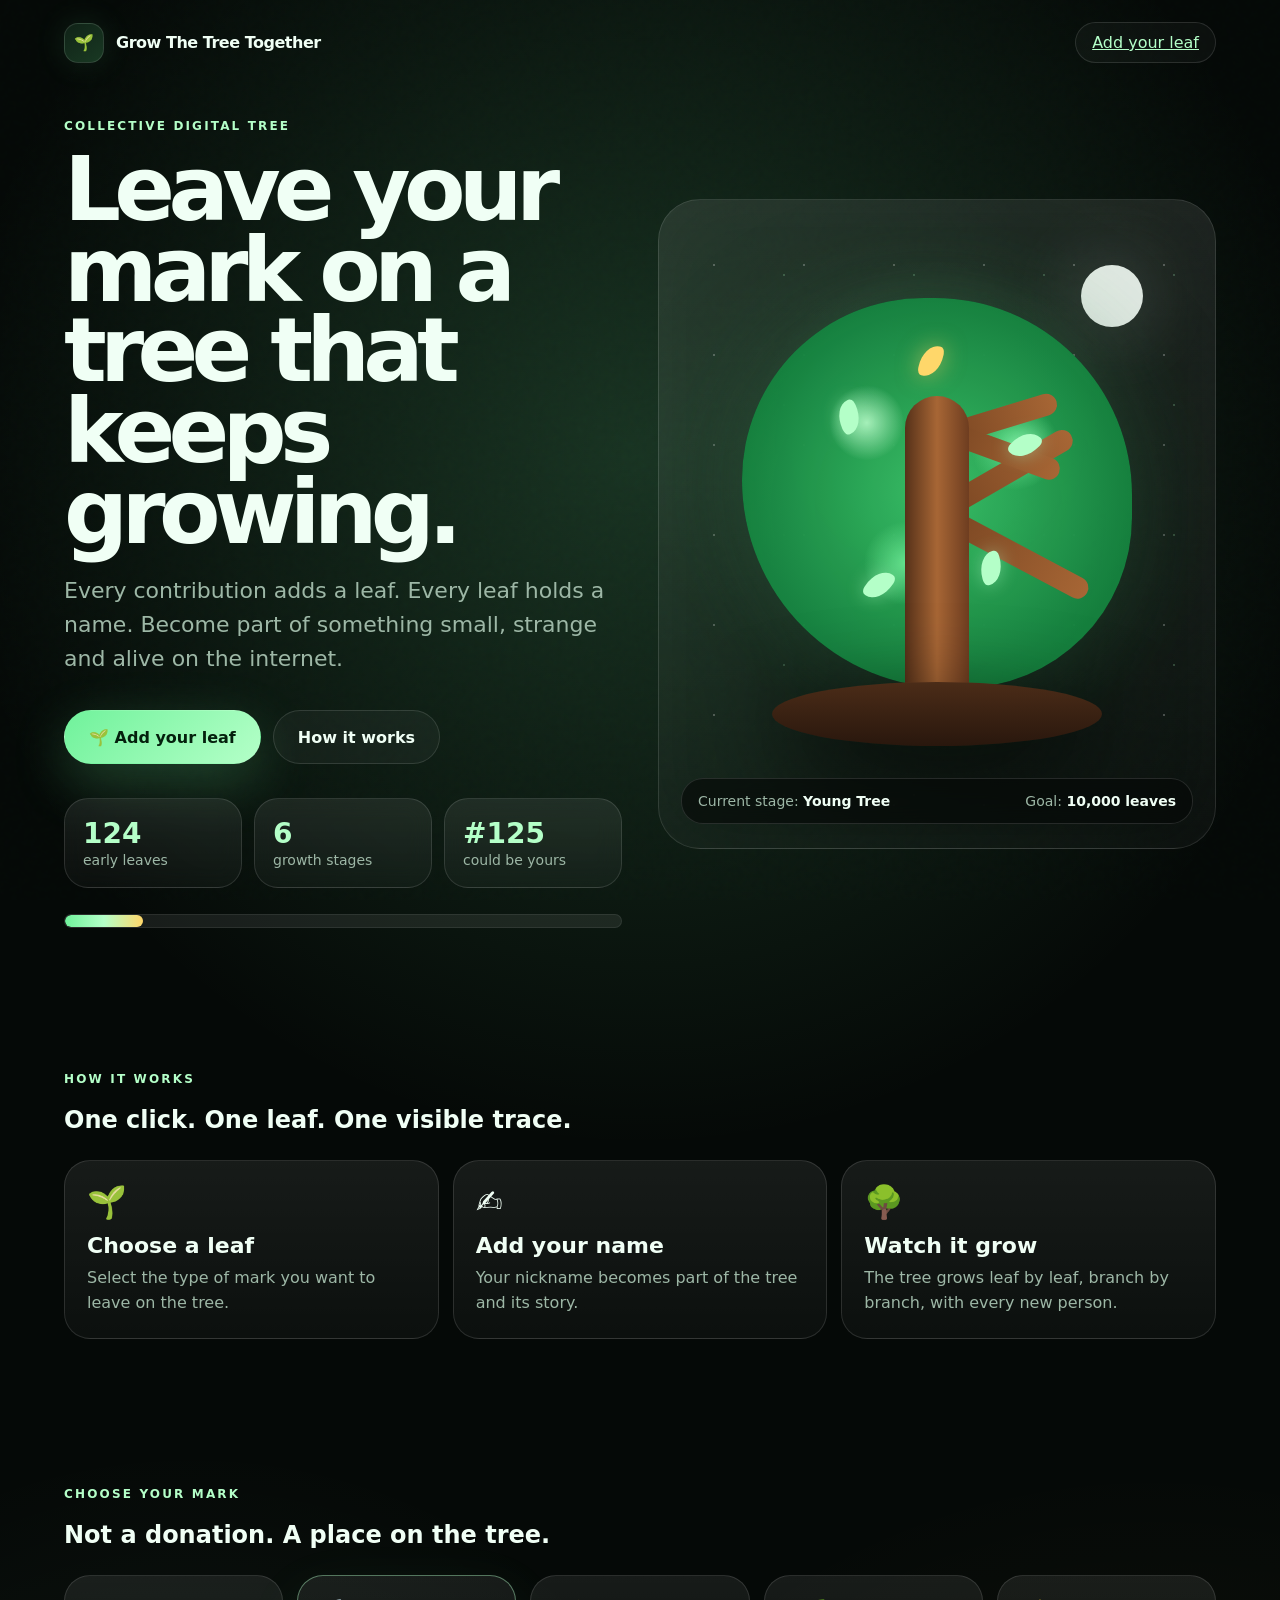
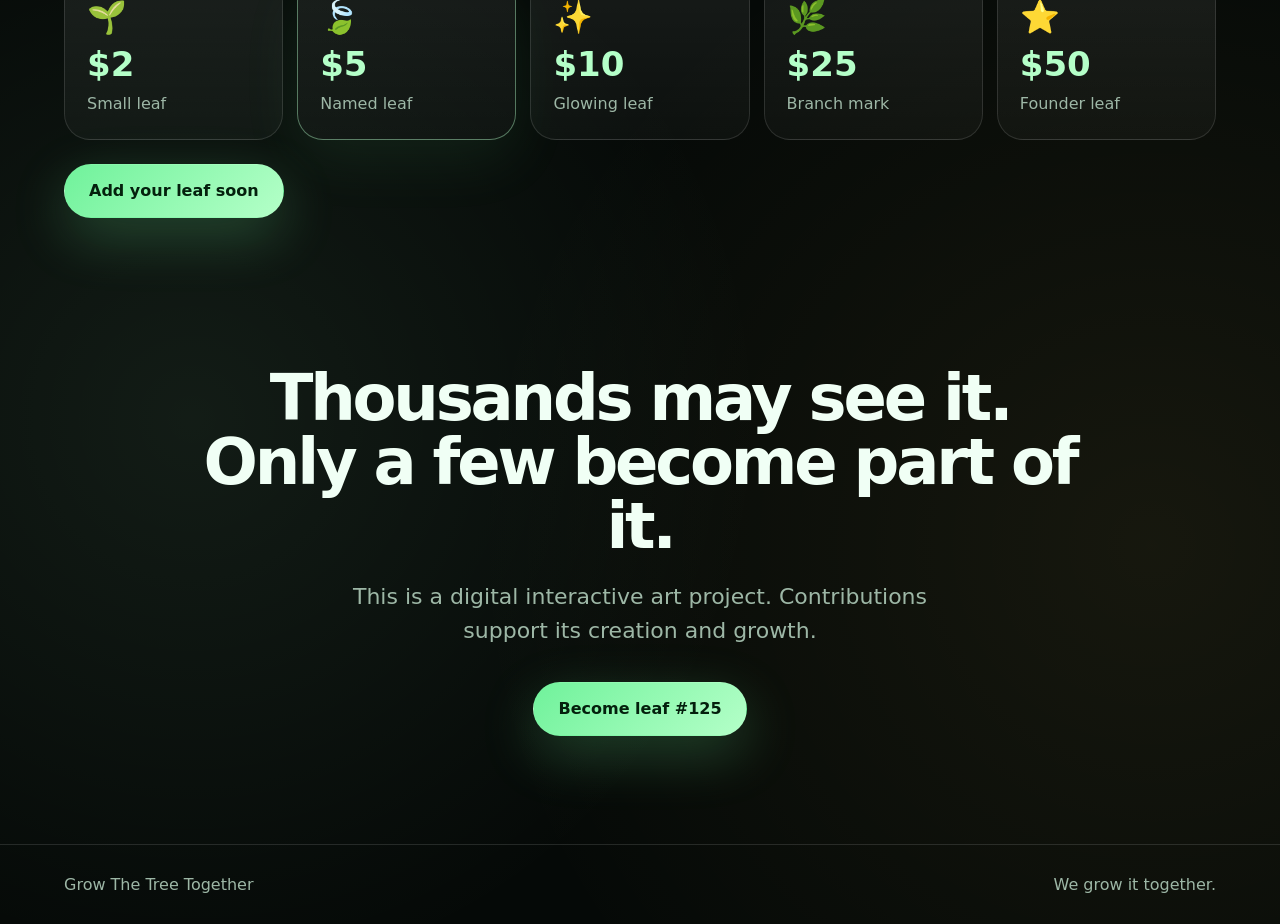
<file: index-2.html>
<!doctype html>
<html lang="en">
<head>
  <meta charset="utf-8">
  <meta name="viewport" content="width=device-width,initial-scale=1">
  <title>Grow The Tree Together</title>
  <meta name="description" content="Leave your mark. Become part of something that keeps growing.">
  <style>
    :root{
      --bg:#050907;
      --panel:#0b1410;
      --panel2:#101f17;
      --text:#f0fff5;
      --muted:#9db7a6;
      --green:#70f29b;
      --green2:#b4ffc8;
      --gold:#ffd76a;
      --line:rgba(255,255,255,.12);
    }
    *{box-sizing:border-box}
    body{
      margin:0;
      font-family:Inter,ui-sans-serif,system-ui,-apple-system,BlinkMacSystemFont,"Segoe UI",Arial,sans-serif;
      background:
        radial-gradient(circle at 50% 18%, rgba(112,242,155,.18), transparent 32%),
        radial-gradient(circle at 15% 80%, rgba(180,255,200,.08), transparent 25%),
        radial-gradient(circle at 90% 85%, rgba(255,215,106,.07), transparent 28%),
        var(--bg);
      color:var(--text);
      overflow-x:hidden;
    }
    .grain{
      position:fixed;inset:0;pointer-events:none;opacity:.22;
      background-image:url("data:image/svg+xml,%3Csvg viewBox='0 0 200 200' xmlns='http://www.w3.org/2000/svg'%3E%3Cfilter id='n'%3E%3CfeTurbulence type='fractalNoise' baseFrequency='.7' numOctaves='3' stitchTiles='stitch'/%3E%3C/filter%3E%3Crect width='200' height='200' filter='url(%23n)' opacity='.35'/%3E%3C/svg%3E");
      mix-blend-mode:soft-light;
    }
    header{
      display:flex;justify-content:space-between;align-items:center;
      padding:22px clamp(18px,5vw,70px);
      position:relative;z-index:2;
    }
    .logo{display:flex;gap:12px;align-items:center;font-weight:850;letter-spacing:-.03em}
    .logo-mark{
      width:40px;height:40px;border-radius:14px;
      background:linear-gradient(145deg,#102217,#193923);
      border:1px solid var(--line);
      display:grid;place-items:center;
      box-shadow:0 0 32px rgba(112,242,155,.12);
    }
    .pill{
      border:1px solid var(--line);
      color:var(--green2);
      padding:10px 16px;border-radius:999px;
      background:rgba(255,255,255,.03);
    }
    main{position:relative;z-index:1}
    .hero{
      min-height:calc(100vh - 86px);
      display:grid;
      grid-template-columns:1fr 1fr;
      gap:36px;
      align-items:center;
      padding:34px clamp(18px,5vw,70px) 70px;
    }
    .eyebrow{
      color:var(--green2);
      text-transform:uppercase;
      letter-spacing:.18em;
      font-weight:900;
      font-size:12px;
    }
    h1{
      max-width:720px;
      font-size:clamp(46px,7vw,92px);
      line-height:.9;
      letter-spacing:-.075em;
      margin:16px 0 22px;
    }
    .lead{
      max-width:600px;
      color:var(--muted);
      font-size:clamp(18px,2vw,22px);
      line-height:1.55;
    }
    .actions{display:flex;gap:12px;flex-wrap:wrap;margin:34px 0}
    .btn{
      min-height:54px;
      padding:0 24px;
      border-radius:999px;
      border:1px solid transparent;
      display:inline-flex;align-items:center;justify-content:center;
      font-weight:900;
      text-decoration:none;
      cursor:pointer;
    }
    .btn-primary{
      background:linear-gradient(135deg,var(--green),var(--green2));
      color:#04200d;
      box-shadow:0 18px 55px rgba(112,242,155,.24);
    }
    .btn-secondary{
      color:var(--text);
      border-color:var(--line);
      background:rgba(255,255,255,.04);
    }
    .stats{
      display:grid;grid-template-columns:repeat(3,1fr);
      gap:12px;
      max-width:620px;
      margin-top:28px;
    }
    .stat,.panel{
      background:linear-gradient(180deg,rgba(255,255,255,.08),rgba(255,255,255,.03));
      border:1px solid var(--line);
      border-radius:24px;
      padding:18px;
      backdrop-filter:blur(12px);
    }
    .stat strong{display:block;font-size:28px;color:var(--green2)}
    .stat span{color:var(--muted);font-size:14px}
    .tree-card{
      min-height:650px;
      border:1px solid var(--line);
      border-radius:42px;
      background:
        radial-gradient(circle at 50% 38%, rgba(112,242,155,.20), transparent 38%),
        linear-gradient(180deg,rgba(255,255,255,.08),rgba(255,255,255,.025));
      position:relative;
      overflow:hidden;
      display:grid;
      place-items:center;
      box-shadow:inset 0 0 80px rgba(255,255,255,.03);
    }
    .stars,.stars:before,.stars:after{
      position:absolute;inset:0;content:"";
      background-image:
        radial-gradient(circle, rgba(255,255,255,.55) 1px, transparent 1.5px),
        radial-gradient(circle, rgba(180,255,200,.45) 1px, transparent 1.5px);
      background-size:90px 90px, 130px 130px;
      background-position:10px 20px, 60px 10px;
      opacity:.35;
    }
    .moon{
      position:absolute;right:13%;top:10%;
      width:62px;height:62px;border-radius:50%;
      background:rgba(246,255,248,.9);
      box-shadow:0 0 80px rgba(246,255,248,.28);
    }
    .tree{
      width:min(430px,88vw);
      height:560px;
      position:relative;
      filter:drop-shadow(0 20px 60px rgba(0,0,0,.35));
    }
    .soil{
      position:absolute;left:50%;bottom:58px;transform:translateX(-50%);
      width:330px;height:64px;border-radius:50%;
      background:linear-gradient(180deg,#4b2c18,#29170d);
      box-shadow:0 28px 90px rgba(0,0,0,.6);
    }
    .trunk{
      position:absolute;left:50%;bottom:98px;transform:translateX(-50%);
      width:64px;height:310px;border-radius:40px 40px 18px 18px;
      background:linear-gradient(90deg,#563119,#a76635 50%,#6e3d20);
    }
    .branch{
      position:absolute;bottom:280px;left:50%;
      width:170px;height:22px;border-radius:999px;
      background:linear-gradient(90deg,#774421,#a76635);
      transform-origin:left center;
    }
    .b1{transform:rotate(-30deg);width:155px}
    .b2{transform:rotate(28deg);width:170px}
    .b3{bottom:355px;transform:rotate(-17deg);width:125px}
    .b4{bottom:365px;transform:rotate(20deg);width:130px}
    .crown{
      position:absolute;left:50%;top:54px;transform:translateX(-50%);
      width:390px;height:390px;border-radius:48% 52% 45% 55%;
      background:
        radial-gradient(circle at 32% 32%, rgba(180,255,200,.95), transparent 10%),
        radial-gradient(circle at 70% 38%, rgba(112,242,155,.92), transparent 12%),
        radial-gradient(circle at 42% 68%, rgba(112,242,155,.9), transparent 12%),
        radial-gradient(circle at 50% 50%, #3bc66a, #178541 72%);
      opacity:.95;
      box-shadow:0 0 100px rgba(112,242,155,.18);
      animation:float 5s ease-in-out infinite;
    }
    @keyframes float{0%,100%{transform:translateX(-50%) translateY(0)}50%{transform:translateX(-50%) translateY(-8px)}}
    .leaf{
      position:absolute;
      width:22px;height:32px;
      border-radius:75% 20% 75% 20%;
      background:var(--green2);
      box-shadow:0 0 18px rgba(180,255,200,.45);
      z-index:3;
    }
    .leaf.gold{background:var(--gold);box-shadow:0 0 22px rgba(255,215,106,.55)}
    .leaf.one{left:27%;top:28%;transform:rotate(-25deg)}
    .leaf.two{right:27%;top:33%;transform:rotate(45deg)}
    .leaf.three{left:46%;top:18%;transform:rotate(12deg)}
    .leaf.four{right:35%;top:55%;transform:rotate(-15deg)}
    .leaf.five{left:34%;top:58%;transform:rotate(34deg)}
    .badge{
      position:absolute;left:50%;bottom:24px;transform:translateX(-50%);
      width:calc(100% - 44px);
      display:flex;justify-content:space-between;align-items:center;gap:12px;
      background:rgba(5,9,7,.62);
      border:1px solid var(--line);
      border-radius:22px;
      padding:14px 16px;
      backdrop-filter:blur(14px);
      color:var(--muted);
      font-size:14px;
    }
    .badge strong{color:var(--text)}
    section{
      padding:74px clamp(18px,5vw,70px);
    }
    .section-head{max-width:820px;margin-bottom:26px}
    .grid3{display:grid;grid-template-columns:repeat(3,1fr);gap:14px}
    .grid5{display:grid;grid-template-columns:repeat(5,1fr);gap:14px}
    .card{
      background:linear-gradient(180deg,rgba(255,255,255,.075),rgba(255,255,255,.03));
      border:1px solid var(--line);
      border-radius:26px;
      padding:22px;
    }
    .card h3{margin:12px 0 8px;font-size:22px}
    .card p{color:var(--muted);line-height:1.55;margin:0}
    .icon{font-size:32px}
    .price strong{display:block;font-size:34px;color:var(--green2);margin:8px 0}
    .price.featured{border-color:rgba(180,255,200,.42);box-shadow:0 20px 60px rgba(112,242,155,.08)}
    .progress{
      margin-top:26px;
      max-width:860px;
    }
    .bar{
      height:14px;border-radius:999px;background:rgba(255,255,255,.08);overflow:hidden;
      border:1px solid rgba(255,255,255,.08);
    }
    .fill{
      width:14%;
      height:100%;
      background:linear-gradient(90deg,var(--green),var(--green2),var(--gold));
      border-radius:999px;
    }
    .footer-cta{
      text-align:center;
      max-width:900px;
      margin:0 auto;
    }
    .footer-cta h2{
      font-size:clamp(34px,5vw,64px);
      line-height:1;
      letter-spacing:-.05em;
      margin:0 0 18px;
    }
    footer{
      padding:30px clamp(18px,5vw,70px);
      border-top:1px solid var(--line);
      color:var(--muted);
      display:flex;justify-content:space-between;gap:20px;flex-wrap:wrap;
    }
    @media(max-width:980px){
      .hero{grid-template-columns:1fr}
      .tree-card{min-height:560px}
      .grid5{grid-template-columns:1fr 1fr}
    }
    @media(max-width:720px){
      .stats,.grid3,.grid5{grid-template-columns:1fr}
      header{padding-top:16px}
      .tree{transform:scale(.82)}
      .tree-card{min-height:500px}
      .pill{display:none}
    }
  </style>
</head>
<body>
  <div class="grain"></div>
  <header>
    <div class="logo">
      <div class="logo-mark">🌱</div>
      <span>Grow The Tree Together</span>
    </div>
    <a class="pill" href="#leaf">Add your leaf</a>
  </header>

  <main>
    <section class="hero">
      <div>
        <div class="eyebrow">Collective digital tree</div>
        <h1>Leave your mark on a tree that keeps growing.</h1>
        <p class="lead">
          Every contribution adds a leaf. Every leaf holds a name.
          Become part of something small, strange and alive on the internet.
        </p>
        <div class="actions">
          <a class="btn btn-primary" href="#leaf">🌱 Add your leaf</a>
          <a class="btn btn-secondary" href="#how">How it works</a>
        </div>
        <div class="stats">
          <div class="stat"><strong>124</strong><span>early leaves</span></div>
          <div class="stat"><strong>6</strong><span>growth stages</span></div>
          <div class="stat"><strong>#125</strong><span>could be yours</span></div>
        </div>
        <div class="progress">
          <div class="bar"><div class="fill"></div></div>
        </div>
      </div>

      <div class="tree-card">
        <div class="stars"></div>
        <div class="moon"></div>
        <div class="tree" aria-label="Beautiful digital tree">
          <div class="crown"></div>
          <div class="branch b1"></div>
          <div class="branch b2"></div>
          <div class="branch b3"></div>
          <div class="branch b4"></div>
          <div class="trunk"></div>
          <div class="soil"></div>
          <div class="leaf one"></div>
          <div class="leaf two"></div>
          <div class="leaf three gold"></div>
          <div class="leaf four"></div>
          <div class="leaf five"></div>
        </div>
        <div class="badge">
          <span>Current stage: <strong>Young Tree</strong></span>
          <span>Goal: <strong>10,000 leaves</strong></span>
        </div>
      </div>
    </section>

    <section id="how">
      <div class="section-head">
        <div class="eyebrow">How it works</div>
        <h2>One click. One leaf. One visible trace.</h2>
      </div>
      <div class="grid3">
        <div class="card"><div class="icon">🌱</div><h3>Choose a leaf</h3><p>Select the type of mark you want to leave on the tree.</p></div>
        <div class="card"><div class="icon">✍️</div><h3>Add your name</h3><p>Your nickname becomes part of the tree and its story.</p></div>
        <div class="card"><div class="icon">🌳</div><h3>Watch it grow</h3><p>The tree grows leaf by leaf, branch by branch, with every new person.</p></div>
      </div>
    </section>

    <section id="leaf">
      <div class="section-head">
        <div class="eyebrow">Choose your mark</div>
        <h2>Not a donation. A place on the tree.</h2>
      </div>
      <div class="grid5">
        <div class="card price"><div class="icon">🌱</div><strong>$2</strong><p>Small leaf</p></div>
        <div class="card price featured"><div class="icon">🍃</div><strong>$5</strong><p>Named leaf</p></div>
        <div class="card price"><div class="icon">✨</div><strong>$10</strong><p>Glowing leaf</p></div>
        <div class="card price"><div class="icon">🌿</div><strong>$25</strong><p>Branch mark</p></div>
        <div class="card price"><div class="icon">⭐</div><strong>$50</strong><p>Founder leaf</p></div>
      </div>
      <div style="margin-top:24px">
        <a class="btn btn-primary" href="mailto:hello@growthetreetogether.com?subject=I want to add my leaf">Add your leaf soon</a>
      </div>
    </section>

    <section>
      <div class="footer-cta">
        <h2>Thousands may see it. Only a few become part of it.</h2>
        <p class="lead" style="margin-left:auto;margin-right:auto">
          This is a digital interactive art project. Contributions support its creation and growth.
        </p>
        <div class="actions" style="justify-content:center">
          <a class="btn btn-primary" href="#leaf">Become leaf #125</a>
        </div>
      </div>
    </section>
  </main>

  <footer>
    <span>Grow The Tree Together</span>
    <span>We grow it together.</span>
  </footer>
</body>
</html>
</file>
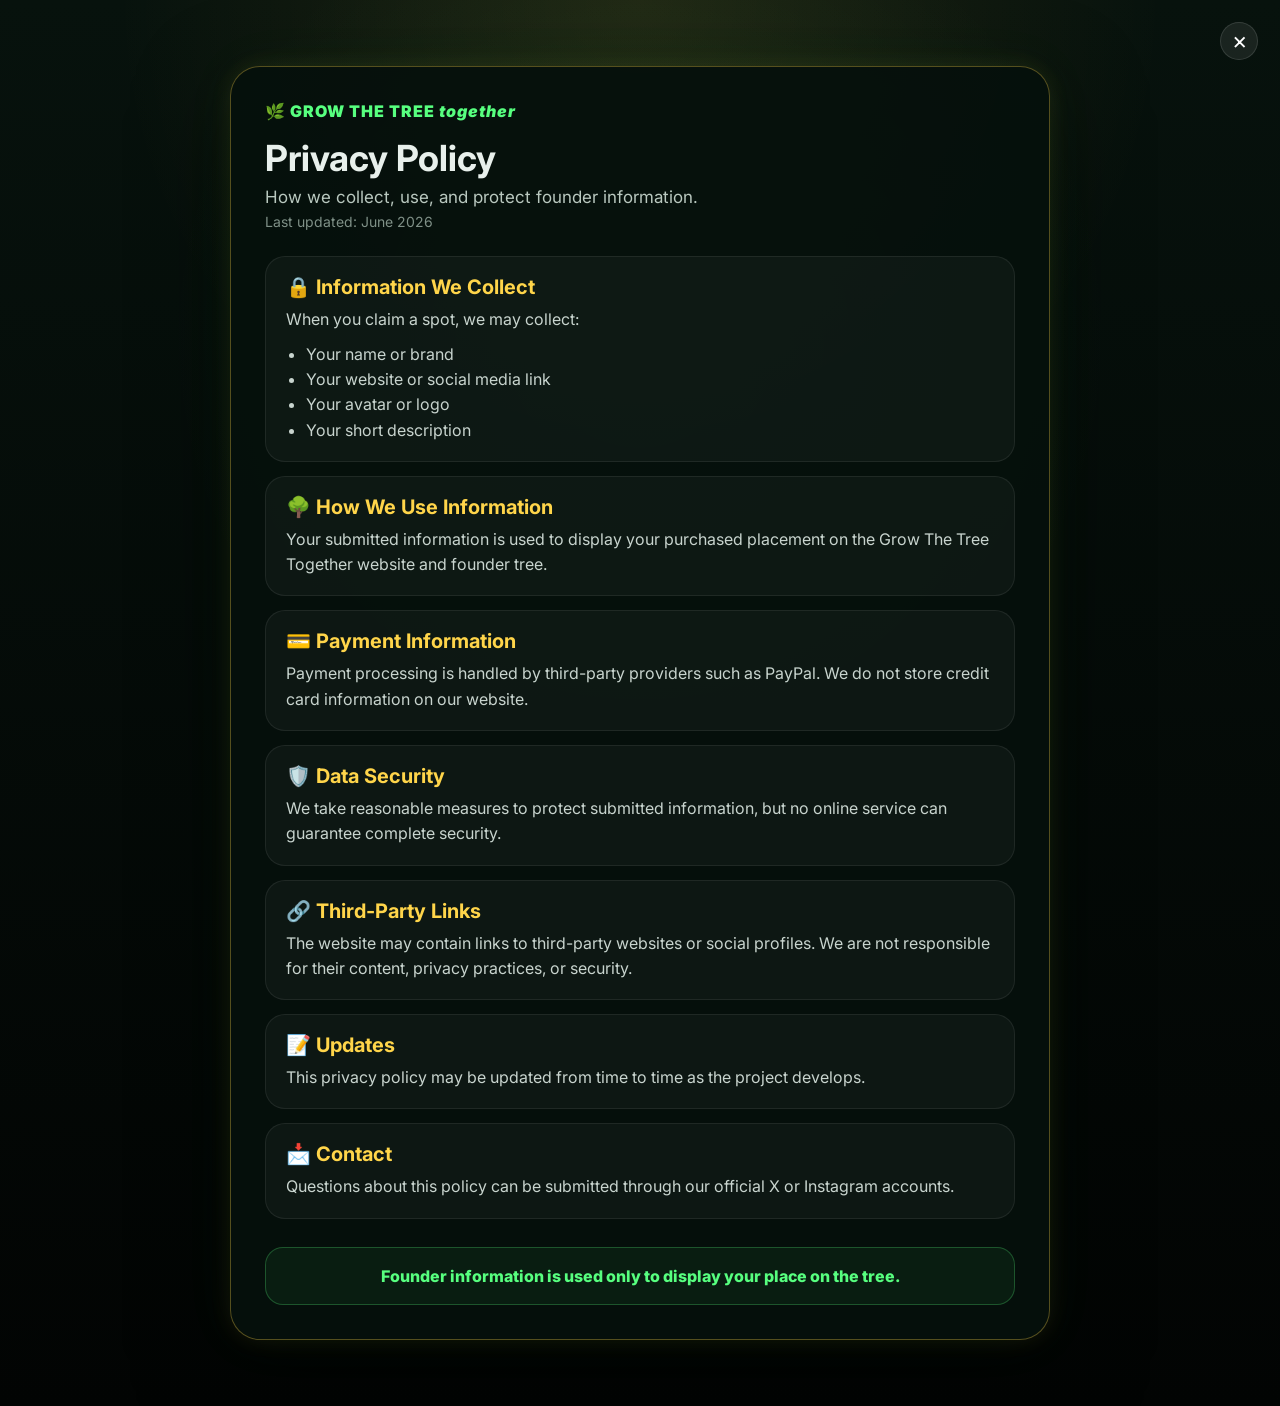
<file: privacy.html>
<!DOCTYPE html>
<html lang="en">
<head>
  <meta charset="UTF-8">
  <meta name="viewport" content="width=device-width, initial-scale=1.0">
  <title>Privacy Policy — Grow The Tree Together</title>

  <link rel="preconnect" href="https://fonts.googleapis.com">
  <link rel="preconnect" href="https://fonts.gstatic.com" crossorigin>
  <link href="https://fonts.googleapis.com/css2?family=Inter:wght@400;600;700;800;900&display=swap" rel="stylesheet">

  <link rel="stylesheet" href="styles.css">
</head>

<body class="legal-body">
  <a href="index.html" class="close-btn">×</a>

  <main class="legal-card">
    <div class="legal-brand">🌿 GROW THE TREE <em>together</em></div>

    <h1>Privacy Policy</h1>
    <p class="legal-subtitle">How we collect, use, and protect founder information.</p>
    <p class="updated">Last updated: June 2026</p>

    <section class="legal-section">
      <h2>🔒 Information We Collect</h2>
      <p>When you claim a spot, we may collect:</p>
      <ul>
        <li>Your name or brand</li>
        <li>Your website or social media link</li>
        <li>Your avatar or logo</li>
        <li>Your short description</li>
      </ul>
    </section>

    <section class="legal-section">
      <h2>🌳 How We Use Information</h2>
      <p>Your submitted information is used to display your purchased placement on the Grow The Tree Together website and founder tree.</p>
    </section>

    <section class="legal-section">
      <h2>💳 Payment Information</h2>
      <p>Payment processing is handled by third-party providers such as PayPal. We do not store credit card information on our website.</p>
    </section>

    <section class="legal-section">
      <h2>🛡️ Data Security</h2>
      <p>We take reasonable measures to protect submitted information, but no online service can guarantee complete security.</p>
    </section>

    <section class="legal-section">
      <h2>🔗 Third-Party Links</h2>
      <p>The website may contain links to third-party websites or social profiles. We are not responsible for their content, privacy practices, or security.</p>
    </section>

    <section class="legal-section">
      <h2>📝 Updates</h2>
      <p>This privacy policy may be updated from time to time as the project develops.</p>
    </section>

<section class="legal-section">
  <h2>📩 Contact</h2>
  <p>
    Questions about this policy can be submitted through our official
    X or Instagram accounts.
  </p>
</section>

    <div class="legal-footer-note">
      Founder information is used only to display your place on the tree.
    </div>
  </main>
</body>
</html>
</file>
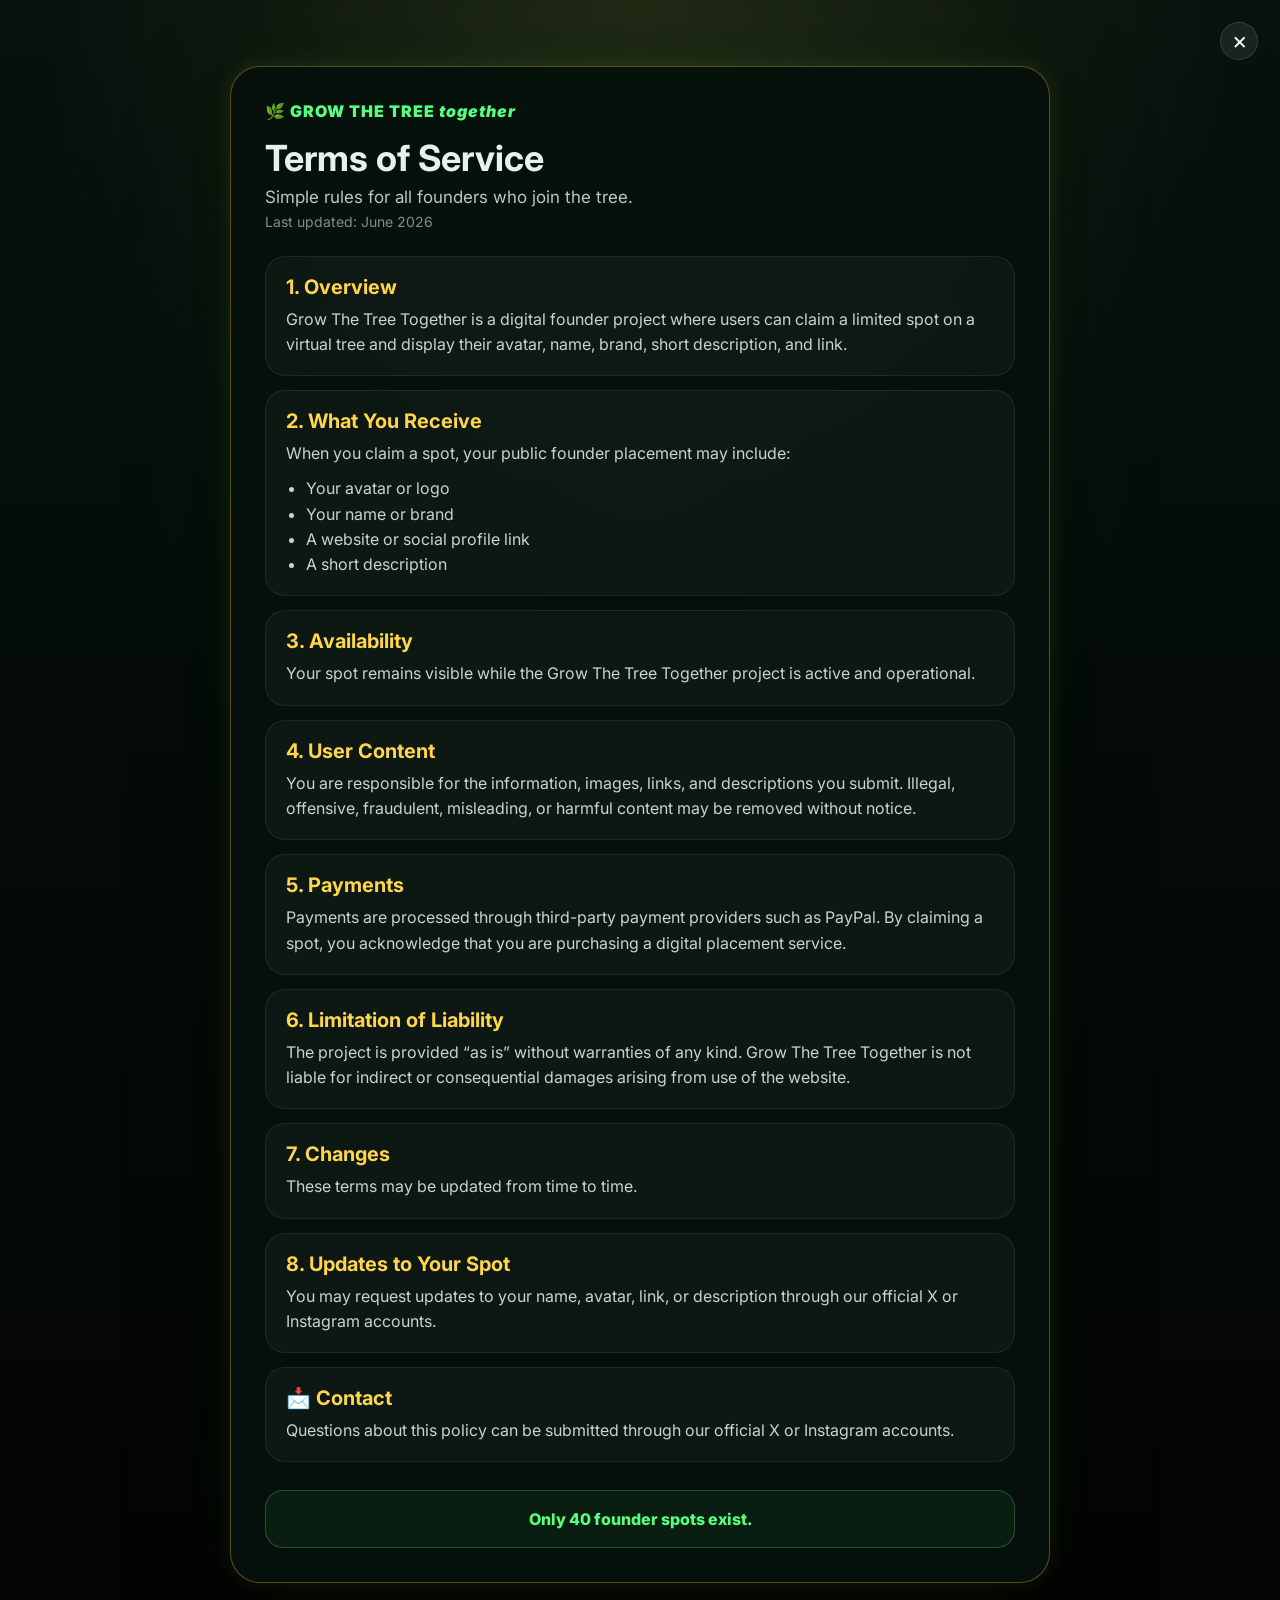
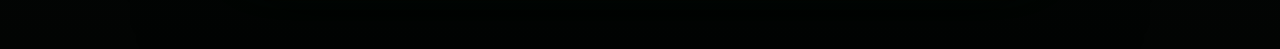
<file: terms.html>
<!DOCTYPE html>
<html lang="en">
<head>
  <meta charset="UTF-8">
  <meta name="viewport" content="width=device-width, initial-scale=1.0">
  <title>Terms of Service — Grow The Tree Together</title>

  <link rel="preconnect" href="https://fonts.googleapis.com">
  <link rel="preconnect" href="https://fonts.gstatic.com" crossorigin>
  <link href="https://fonts.googleapis.com/css2?family=Inter:wght@400;600;700;800;900&display=swap" rel="stylesheet">

  <link rel="stylesheet" href="styles.css">
</head>

<body class="legal-body">
  <a href="index.html" class="close-btn">×</a>

  <main class="legal-card">
    <div class="legal-brand">🌿 GROW THE TREE <em>together</em></div>

    <h1>Terms of Service</h1>
    <p class="legal-subtitle">Simple rules for all founders who join the tree.</p>
    <p class="updated">Last updated: June 2026</p>

    <section class="legal-section">
      <h2>1. Overview</h2>
      <p>Grow The Tree Together is a digital founder project where users can claim a limited spot on a virtual tree and display their avatar, name, brand, short description, and link.</p>
    </section>

    <section class="legal-section">
      <h2>2. What You Receive</h2>
      <p>When you claim a spot, your public founder placement may include:</p>
      <ul>
        <li>Your avatar or logo</li>
        <li>Your name or brand</li>
        <li>A website or social profile link</li>
        <li>A short description</li>
      </ul>
    </section>

    <section class="legal-section">
      <h2>3. Availability</h2>
      <p>Your spot remains visible while the Grow The Tree Together project is active and operational.</p>
    </section>

    <section class="legal-section">
      <h2>4. User Content</h2>
      <p>You are responsible for the information, images, links, and descriptions you submit. Illegal, offensive, fraudulent, misleading, or harmful content may be removed without notice.</p>
    </section>

    <section class="legal-section">
      <h2>5. Payments</h2>
      <p>Payments are processed through third-party payment providers such as PayPal. By claiming a spot, you acknowledge that you are purchasing a digital placement service.</p>
    </section>

    <section class="legal-section">
      <h2>6. Limitation of Liability</h2>
      <p>The project is provided “as is” without warranties of any kind. Grow The Tree Together is not liable for indirect or consequential damages arising from use of the website.</p>
    </section>

    <section class="legal-section">
      <h2>7. Changes</h2>
      <p>These terms may be updated from time to time.</p>
    </section>

    <section class="legal-section">
      <h2>8. Updates to Your Spot</h2>
      <p>You may request updates to your name, avatar, link, or description through our official X or Instagram accounts.</p>
    </section>

<section class="legal-section">
  <h2>📩 Contact</h2>
  <p>
    Questions about this policy can be submitted through our official
    X or Instagram accounts.
  </p>
</section>

    <div class="legal-footer-note">
      Only 40 founder spots exist.
    </div>
  </main>
</body>
</html>
</file>
<file: styles.css>
/* ===== VARIABLES ===== */
:root {
  --bg-dark: #0a0f0d;
  --bg-panel: rgba(10, 18, 14, 0.85);
  --border: rgba(255,255,255,0.08);
  --text: #e8f0ec;
  --muted: #7a8a80;
  --green: #4ade80;
  --green-glow: #22c55e;
  --white-dot: #e2e8f0;
  --gold: #fbbf24;
  --gold-glow: #f59e0b;
  --accent: #22c55e;
}

/* ===== RESET ===== */
*, *::before, *::after { box-sizing: border-box; margin: 0; padding: 0; }
html { scroll-behavior: smooth; }
body {
  font-family: 'Inter', system-ui, sans-serif;
  background: linear-gradient(180deg, #0a0f0d 0%, #050807 100%);
  color: var(--text);
  min-height: 100vh;
}

/* ===== HEADER ===== */
.header {
  display: flex;
  justify-content: space-between;
  align-items: center;
  padding: 16px 24px;
  border-bottom: 1px solid var(--border);
  background: rgba(0,0,0,0.4);
  backdrop-filter: blur(12px);
  position: sticky;
  top: 0;
  z-index: 100000;
}
.logo { display: flex; align-items: center; gap: 10px; }
.logo .leaf { font-size: 20px; }
.logo .brand { font-weight: 700; letter-spacing: 0.5px; }
.logo em { font-style: italic; color: var(--green); }
.nav { display: flex; gap: 8px; position: relative; z-index: 100001; }
.nav-btn {
  background: var(--bg-panel);
  border: 1px solid var(--border);
  color: var(--text);
  width: 40px; height: 40px;
  border-radius: 12px;
  cursor: pointer;
  font-size: 16px;
  display: grid; place-items: center;
  text-decoration: none;
  position: relative;
  z-index: 100001;
  pointer-events: auto;
  touch-action: manipulation;
  -webkit-tap-highlight-color: transparent;
}
.nav-btn:hover { background: rgba(255,255,255,0.05); }
.nav-icon { width: 18px; height: 18px; fill: currentColor; }

/* ===== MAIN LAYOUT ===== */
.main {
  display: grid;
  grid-template-columns: 280px minmax(0, 1fr) 340px;
  gap: 24px;
  padding: 24px;
  max-width: 1400px;
  margin: 0 auto;
}
.main > .panel-left { grid-column: 1; grid-row: 1 / span 2; }
.main > .tree-section { grid-column: 2; grid-row: 1; }
.main > .latest-section {
  grid-column: 2;
  grid-row: 2;
  padding: 0 !important;
  margin-top: 18px;
  max-width: none !important;
  width: 100%;
}
.main > .panel-right { grid-column: 3; grid-row: 1 / span 2; }
@media (max-width: 1100px) {
  .main { grid-template-columns: 1fr; }
  .main > .panel-left,
  .main > .tree-section,
  .main > .latest-section,
  .main > .panel-right { grid-column: 1; grid-row: auto; }
  .panel-right { order: 3; }
}

/* ===== LEFT PANEL ===== */
.panel-left { display: flex; flex-direction: column; gap: 12px; }
.big-number { font-size: 100px; font-weight: 800; line-height: 1; color: var(--text); }
.label { letter-spacing: 3px; color: var(--muted); font-size: 14px; margin-top: -8px; }
.tagline { color: var(--muted); line-height: 1.5; margin-top: 8px; }
.tiers { list-style: none; display: flex; flex-direction: column; gap: 10px; margin-top: 16px; }
.tiers li { display: flex; align-items: center; gap: 10px; background: var(--bg-panel); border: 1px solid var(--border); padding: 12px 14px; border-radius: 14px; }
.tiers .dot { width: 16px; height: 16px; border-radius: 50%; box-shadow: 0 0 12px currentColor; }
.tiers .dot.gold { background: var(--gold); color: var(--gold-glow); }
.tiers .dot.white { background: var(--white-dot); color: #cbd5e1; }
.tiers .dot.green { background: var(--green); color: var(--green-glow); }
.tiers .tier-name { color: var(--muted); font-size: 13px; }
.tiers .price { margin-left: auto; color: #94a3b8; }
.claimed-counter { margin-top: 16px; }
.claimed-counter .count { font-size: 32px; font-weight: 700; }
.claimed-counter .label-small { display: block; letter-spacing: 2px; color: var(--muted); font-size: 12px; }
.cta-text { margin-top: 12px; }
.cta-text mark { background: transparent; color: var(--green); }
.cta-btn { display: inline-flex; align-items: center; gap: 8px; background: linear-gradient(180deg, #4ade80, #22c55e); color: #052e16; font-weight: 700; padding: 14px 20px; border-radius: 14px; text-decoration: none; margin-top: 12px; transition: transform 0.15s; }
.cta-btn:hover { transform: scale(1.03); }
.secure { color: var(--muted); font-size: 13px; margin-top: 8px; }

/* ===== TREE & SPOTS вЂ” CLEAN FINAL LAYOUT ===== */
.tree-section { display: flex; justify-content: center; align-items: flex-start; }
.tree-container {
  position: relative;
  width: 100%;
  max-width: 990px;
  aspect-ratio: 1.24 / 1;
  margin: 0 auto;
  border-radius: 24px;
  overflow: hidden;
  background: radial-gradient(ellipse at 50% 70%, #132116 0%, #050807 72%);
  box-shadow: 0 28px 80px rgba(0,0,0,.32);
  border: 1px solid rgba(255,255,255,.08);
}
.tree-image {
  position: absolute;
  inset: 0;
  width: 100%;
  height: 100%;
  object-fit: contain;
  object-position: center;
  transform: none;
  pointer-events: none;
  user-select: none;
  display: block;
}
.spots-layer { position: absolute; inset: 0; pointer-events: none; z-index: 5; }
.spots-layer .spot { pointer-events: auto; }

/* ===== SPOTS ===== */
.spot {
  position: absolute;
  width: 22px !important; height: 22px !important;
  border-radius: 50%; cursor: pointer;
  display: grid; place-items: center;
  transition: transform 0.12s, box-shadow 0.12s;
  background: transparent !important;
  border: 0 !important;
  transform: translate(-50%, -50%) !important;
  opacity: 1 !important;
}
.spot::before {
  content: '';
  width: 13px !important; height: 13px !important;
  border-radius: 50%;
  background: currentColor;
  border: 2px solid rgba(255,255,255,.52) !important;
  box-shadow: 0 0 10px currentColor, 0 0 22px currentColor, 0 0 38px currentColor, inset 0 0 10px rgba(255,255,255,.75) !important;
}
.spot.green { color: var(--green); }
.spot.white { color: var(--white-dot); }
.spot.gold { color: var(--gold); }
.spot.green::before { background: #8eff35 !important; }
.spot.white::before { background: #f4f7f2 !important; }
.spot.gold::before { background: #ffd447 !important; }
.spot:hover { transform: translate(-50%, -50%) scale(1.45) !important; }
.spot.selected { transform: translate(-50%, -50%) scale(1.65) !important; box-shadow: none !important; }
.spot.selected::before { width: 16px !important; height: 16px !important; box-shadow: 0 0 0 5px rgba(143,226,67,.18), 0 0 18px currentColor, 0 0 42px currentColor !important; }
.spot.selected:not(.claimed)::after { content: attr(data-price); position: absolute; pointer-events: none !important; left: 50%; top: -30px; transform: translateX(-50%); padding: 4px 8px; border-radius: 999px; font-size: 11px; font-weight: 900; line-height: 1; white-space: nowrap; color: #07100d !important; background: currentColor; box-shadow: 0 0 10px currentColor, 0 0 22px currentColor; z-index: 9999; }
.spot.selected.gold:not(.claimed)::after { background: #ffd54a !important; }
.spot.selected.white:not(.claimed)::after { background: #ffffff !important; }
.spot.selected.green:not(.claimed)::after { background: #57ff7f !important; }
.spot.claimed { width: auto !important; height: auto !important; opacity: 1 !important; cursor: pointer !important; z-index: 20 !important; }
.spot.claimed::before { display: none !important; }
.spot.claimed:hover, .spot.claimed:focus, .spot.claimed.selected { z-index: 999 !important; }

.claimed-avatar { width: 34px !important; height: 34px !important; border-radius: 50% !important; overflow: hidden !important; display: flex !important; align-items: center !important; justify-content: center !important; background: #07100d !important; color: #fff !important; transition: transform .18s ease, box-shadow .18s ease !important; isolation: isolate; transform: translateZ(0); -webkit-transform: translateZ(0); backface-visibility: hidden; -webkit-backface-visibility: hidden; }
.claimed-avatar.green { width: 30px !important; height: 30px !important; border: 2px solid #57ff7f !important; box-shadow: 0 0 10px #57ff7f, 0 0 18px rgba(87,255,127,.35) !important; }
.claimed-avatar.white { width: 34px !important; height: 34px !important; border: 2px solid #ffffff !important; box-shadow: 0 0 12px #ffffff, 0 0 22px rgba(255,255,255,.42) !important; }
.claimed-avatar.gold { width: 50px !important; height: 50px !important; border: 3px solid #ffd54a !important; box-shadow: 0 0 18px #ffd54a, 0 0 34px rgba(255,213,74,.55) !important; }
.spot.claimed:hover .claimed-avatar { position: relative !important; z-index: 1000 !important; transform: scale(1.12) translateZ(0) !important; }
.claimed-avatar .avatar, .avatar-placeholder { width: 100% !important; height: 100% !important; display: flex !important; align-items: center !important; justify-content: center !important; border-radius: 50% !important; color: #fff !important; font-size: 14px !important; }
.claimed-avatar img, .claimed-avatar .avatar img, .avatar-img { display: block !important; width: 100% !important; height: 100% !important; object-fit: cover !important; border-radius: 50% !important; transform: translateZ(0); -webkit-transform: translateZ(0); backface-visibility: hidden; -webkit-backface-visibility: hidden; }
.leaf-avatar, .leaf-shape, .leaf-inner, .leaf-person, .brand-leaf, .brand-leaf-inner, .brand-avatar { all: unset; }

/* ===== TOOLTIP ===== */
.tooltip { position: absolute; z-index: 5000 !important; display: none !important; pointer-events: none !important; background: transparent !important; border: 0 !important; padding: 0 !important; box-shadow: none !important; white-space: nowrap; }
.tooltip.visible { display: block !important; opacity: 1; }
.tooltip.pinned { pointer-events: auto !important; }
.owner-card { min-width: 180px; max-width: min(300px, calc(100vw - 56px)) !important; width: max-content !important; overflow: hidden !important; position: relative !important; z-index: 5001 !important; pointer-events: auto !important; background: rgba(8,17,13,.96); border: 1px solid rgba(143,226,67,.22); border-radius: 14px; padding: 12px 14px; box-shadow: 0 18px 46px rgba(0,0,0,.45); line-height: 1.35; }
.owner-card strong { display: block; color: #fff; font-size: 14px; margin-bottom: 4px; }
.owner-card span { display: block; color: #a7b5ad; font-size: 12px; }
.owner-card small { display: block; color: #8fe243; font-size: 12px; margin-top: 6px; }
.owner-about { margin-top: 8px; color: #d7e4dc; font-size: 13px; line-height: 1.35; max-width: 240px; }
.owner-link { display: block !important; margin-top: 8px; color: #57ff7f; text-decoration: none; font-size: 13px; max-width: 240px !important; overflow: hidden !important; text-overflow: ellipsis !important; white-space: nowrap !important; pointer-events: auto !important; }
.owner-link:hover { text-decoration: underline; }
.tooltip-close { position: absolute; top: 8px; right: 10px; width: 22px; height: 22px; border: 0; border-radius: 50%; background: rgba(255,255,255,.08); color: #fff; font-size: 16px; line-height: 22px; cursor: pointer; }

/* ===== RIGHT PANEL ===== */
.panel-right { background: var(--bg-panel); border: 1px solid var(--border); border-radius: 20px; padding: 20px; }
.panel-right h2 { margin-bottom: 16px; font-size: 20px; }
.panel-right label { display: flex; flex-direction: column; gap: 6px; margin-bottom: 14px; }
.panel-right label span { color: var(--muted); font-size: 13px; }
.panel-right input[type="text"], .panel-right input[type="url"] { background: #0a0f0d; border: 1px solid var(--border); border-radius: 12px; padding: 12px 14px; color: var(--text); font-size: 15px; }
.panel-right input:focus { outline: none; border-color: var(--green); }
.tier-select { border: 1px solid var(--border); border-radius: 14px; padding: 12px; background: #080c0a; margin-bottom: 14px; }
.tier-select legend { color: var(--muted); font-size: 12px; letter-spacing: 1px; margin-bottom: 8px; }
.tier-option { display: flex; align-items: center; gap: 10px; padding: 12px 14px; border-radius: 12px; cursor: pointer; transition: background 0.12s; margin-bottom: 6px; }
.tier-option:last-child { margin-bottom: 0; }
.tier-option.green { background: rgba(74,222,128,0.08); }
.tier-option.white { background: rgba(226,232,240,0.05); }
.tier-option.gold { background: rgba(251,191,36,0.08); }
.tier-option:hover { background: rgba(255,255,255,0.05); }
.tier-option input { display: none; }
.tier-option .tier-label { flex: 1; }
.tier-option .tier-price { color: var(--muted); }
.tier-option.green:has(input:checked) { border: 2px solid #39ff88; background: rgba(18,90,45,.35); }
.tier-option.white:has(input:checked) { border: 2px solid #ffffff; background: rgba(255,255,255,.04); box-shadow: 0 0 12px rgba(255,255,255,.35), 0 0 24px rgba(255,255,255,.15); }
.tier-option.gold:has(input:checked) { border: 2px solid #ffd54a; background: rgba(255,213,74,.08); box-shadow: 0 0 10px rgba(255,213,74,.55), 0 0 24px rgba(255,213,74,.35), 0 0 40px rgba(255,213,74,.15); animation: goldPulse 2s infinite; }
@keyframes goldPulse { 0%,100% { box-shadow: 0 0 10px rgba(255,213,74,.55), 0 0 24px rgba(255,213,74,.35); } 50% { box-shadow: 0 0 18px rgba(255,213,74,.85), 0 0 40px rgba(255,213,74,.55); } }
.hint { background: rgba(74,222,128,0.08); border: 1px solid rgba(74,222,128,0.2); border-radius: 12px; padding: 12px; font-size: 14px; margin-bottom: 14px; }
.submit-btn { width: 100%; background: linear-gradient(180deg, #4ade80, #22c55e); color: #052e16; font-weight: 700; font-size: 15px; padding: 14px; border: none; border-radius: 14px; cursor: pointer; transition: opacity 0.15s, transform 0.15s; }
.submit-btn:disabled { opacity: 0.5; cursor: not-allowed; }
.submit-btn:not(:disabled):hover { transform: scale(1.02); }
.note { color: var(--muted); font-size: 12px; margin-top: 12px; line-height: 1.5; }
.tier-option.sold-out { opacity: .45; filter: grayscale(1); pointer-events: none; position: relative; }
.tier-option.sold-out::after { content: "SOLD OUT"; position: absolute; inset: 0; display: flex; align-items: center; justify-content: center; border-radius: 12px; background: rgba(0,0,0,.55); color: #ff6b6b; font-weight: 900; font-size: 13px; letter-spacing: 1px; }

/* ===== PROGRESS / LATEST / FOUNDERS ===== */
.tree-progress { margin-top: 18px; padding: 14px; border: 1px solid rgba(255,255,255,.08); border-radius: 14px; background: rgba(6,14,10,.55); }
.progress-line { height: 10px; border-radius: 999px; background: rgba(255,255,255,.08); overflow: hidden; }
.progress-line span { display: block; width: 0%; height: 100%; border-radius: 999px; background: linear-gradient(90deg,#57ff7f,#a7ff6a); box-shadow: 0 0 16px rgba(87,255,127,.5); transition: width .35s ease; }
.tree-progress p { margin: 8px 0 0; color: #b9c8bf; font-size: 13px; }
.latest-member-card { margin-top: 12px; padding: 14px; display: flex; align-items: center; gap: 12px; border: 1px solid rgba(255,255,255,.08); border-radius: 14px; background: rgba(6,14,10,.65); }
.latest-member-card strong { color: #fff; font-size: 13px; }
.latest-member-card p { margin: 3px 0 0; color: #b9c8bf; font-size: 13px; }
.latest-dot { width: 12px; height: 12px; border-radius: 50%; flex: 0 0 auto; }
.latest-dot.green { background: #57ff7f; box-shadow: 0 0 12px rgba(87,255,127,.7); }
.latest-dot.white { background: #fff; box-shadow: 0 0 12px rgba(255,255,255,.7); }
.latest-dot.gold { background: #ffd54a; box-shadow: 0 0 12px rgba(255,213,74,.7); }
.latest-section { max-width: 1400px; margin: 0 auto; padding: 0 24px 24px; }
.latest-header { display: flex; justify-content: space-between; align-items: center; margin-bottom: 12px; }
.latest-header h3 { font-size: 14px; letter-spacing: 1px; }
.view-all { background: #07100d; border: 1px solid rgba(255,255,255,.08); color: #fff; padding: 10px 18px; border-radius: 999px; font-weight: 700; }
.view-all:hover { border-color: #57ff7f; color: #57ff7f; }
#latestBar, .latest-bar { background: var(--bg-panel); border: 1px solid var(--border); border-radius: 16px; padding: 6px 0 12px; display: flex; align-items: center; gap: 14px; overflow-x: auto; min-height: 60px; }
#latestBar::-webkit-scrollbar, .latest-bar::-webkit-scrollbar { display: none; }
.latest-bar .empty-msg { color: var(--muted); margin: 0 auto; }
.founder-card { min-width: 220px; max-width: 240px; min-height: 96px; display: flex; align-items: center; gap: 12px; padding: 14px; border-radius: 18px; background: rgba(7,14,10,.9); border: 1px solid rgba(255,255,255,.1); color: #fff; text-decoration: none; flex-shrink: 0; position: relative; }
.founder-card.green { border-color: #39ff88; box-shadow: none; }
.founder-card.white { border-color: #ffffff !important; box-shadow: 0 0 14px rgba(255,255,255,.28), 0 0 34px rgba(255,255,255,.12) !important; }
.founder-card.gold { position: relative; border-color: #ffd54a !important; box-shadow: 0 0 16px rgba(255,213,74,.45), 0 0 42px rgba(255,213,74,.18) !important; animation: founderGoldPulse 3s infinite; }
.founder-card.gold::before { content: "👑"; position: absolute; top: 10px; right: 12px; font-size: 17px; filter: drop-shadow(0 0 8px rgba(255,213,74,.8)); z-index: 3; }
@keyframes founderGoldPulse { 0%,100% { box-shadow: 0 0 10px rgba(255,213,74,.20), 0 0 24px rgba(255,213,74,.10); } 50% { box-shadow: 0 0 20px rgba(255,213,74,.55), 0 0 50px rgba(255,213,74,.25); } }
.founder-avatar { width: 48px; height: 48px; border-radius: 50%; overflow: hidden; flex: 0 0 auto; display: flex; align-items: center; justify-content: center; background: #07100d !important; isolation: isolate; transform: translateZ(0); }
.founder-avatar img { display: block !important; width: 100% !important; height: 100% !important; object-fit: cover !important; border-radius: 50% !important; transform: translateZ(0); }
.founder-avatar.green { border: 2px solid #57ff7f; box-shadow: 0 0 12px rgba(87,255,127,.45); }
.founder-avatar.white { border: 2px solid #fff; box-shadow: 0 0 12px rgba(255,255,255,.35); }
.founder-avatar.gold { border: 2px solid #ffd54a; box-shadow: 0 0 14px rgba(255,213,74,.5); }
.founder-avatar span { display: flex !important; align-items: center !important; justify-content: center !important; width: 100% !important; height: 100% !important; color: #b8c7bf !important; font-size: 20px !important; }
.founder-info { display: flex; flex-direction: column; min-width: 0; }
.founder-info strong { font-size: 14px; white-space: nowrap; overflow: hidden; text-overflow: ellipsis; max-width: 130px; }
.founder-info span { font-size: 12px; color: #9aa9a1; }
.founder-info small { margin-top: 4px; font-size: 11px; color: #6f8178; white-space: nowrap; overflow: hidden; text-overflow: ellipsis; max-width: 130px; }
.founder-open { position: absolute; right: 12px; bottom: 10px; color: #9aa9a1; font-size: 14px; }

/* ===== MODALS / SHARE / ABOUT ===== */
.members-modal, .about-modal, .share-modal { position: fixed; inset: 0; z-index: 99999; display: none; padding: 20px; background: rgba(0,0,0,.72); backdrop-filter: blur(12px); }
.members-modal.visible, .about-modal.visible, .share-modal.visible { display: flex; align-items: center; justify-content: center; }
.members-modal-card { width: min(980px,100%); max-height: 82vh; overflow: auto; padding: 22px; border-radius: 24px; background: #06100c; border: 1px solid rgba(255,255,255,.12); position: relative; }
.members-modal-card h2 { margin: 0 0 18px; color: #fff; }
.members-modal-close, .about-close, .share-close { position: absolute; right: 16px; top: 14px; width: 34px; height: 34px; border-radius: 50%; border: none; background: rgba(255,255,255,.08); color: white; font-size: 22px; cursor: pointer; }
.members-grid { display: grid; grid-template-columns: repeat(auto-fill,minmax(220px,1fr)); gap: 14px; }
.members-modal .founder-avatar { width: 64px !important; height: 64px !important; min-width: 64px !important; min-height: 64px !important; }
.members-modal .founder-avatar img { position: absolute !important; inset: 0 !important; z-index: 2 !important; }
.about-card { width: min(460px,100%); padding: 26px; border-radius: 24px; background: #06100c; border: 1px solid rgba(255,255,255,.12); box-shadow: 0 30px 90px rgba(0,0,0,.55); position: relative; }
.about-card h2 { margin: 0 0 14px; }
.about-card p { color: #b9c8bf; line-height: 1.55; }
.about-tiers { display: flex; flex-direction: column; gap: 10px; margin: 18px 0; }
.about-tiers span { padding: 12px 14px; border-radius: 14px; background: rgba(255,255,255,.05); border: 1px solid rgba(255,255,255,.08); }
.about-small { font-size: 13px; }
.share-modal { background: rgba(0,0,0,.74); backdrop-filter: blur(14px); }
.share-card { width: min(420px,100%); position: relative; padding: 24px; border-radius: 24px; background: #06100c; border: 1px solid rgba(87,255,127,.18); box-shadow: 0 30px 90px rgba(0,0,0,.6); }
.share-card h2 { margin-bottom: 8px; }
.share-card p { color: #9aa9a1; margin-bottom: 18px; line-height: 1.45; }
.share-actions { display: grid; gap: 10px; }
.share-actions button { width: 100%; padding: 14px 16px; border-radius: 14px; border: 1px solid rgba(255,255,255,.1); background: rgba(255,255,255,.05); color: #fff; font-weight: 800; font-size: 15px; }
.share-actions button:first-child { background: linear-gradient(180deg,#4ade80,#22c55e); color: #052e16; }

/* ===== VALUE / BENEFITS / FAQ ===== */
.value-section, .trust-section, .faq-section { max-width: 1400px; margin: 0 auto; padding: 0 24px 28px; }
.value-card { padding: 22px; border-radius: 22px; background: rgba(7,14,10,.9); border: 1px solid rgba(255,213,74,.22); box-shadow: 0 0 18px rgba(255,213,74,.12), 0 20px 50px rgba(0,0,0,.25); margin-bottom: 16px; }
.value-kicker { display: inline-block; margin-bottom: 8px; color: #ffd54a; font-size: 12px; font-weight: 800; letter-spacing: 1.5px; text-transform: uppercase; }
.value-card h2 { font-size: 26px; margin-bottom: 8px; }
.value-card p { color: #9aa9a1; line-height: 1.5; }
.benefits-grid { display: grid; grid-template-columns: repeat(4,1fr); gap: 14px; }
.benefit-card { padding: 18px; border-radius: 18px; background: rgba(7,14,10,.86); border: 1px solid rgba(255,255,255,.08); }
.benefit-card span { font-size: 24px; }
.benefit-card h3 { margin: 12px 0 8px; font-size: 16px; }
.benefit-card p { color: #8fa098; font-size: 14px; line-height: 1.45; }
.trust-section { display: grid; grid-template-columns: repeat(3,1fr); gap: 12px; }
.trust-item { padding: 14px 16px; border-radius: 16px; background: rgba(7,14,10,.86); border: 1px solid rgba(87,255,127,.16); color: #dbe8e0; font-weight: 700; }
.faq-section h2 { margin-bottom: 14px; }
.faq-section details { background: rgba(7,14,10,.86); border: 1px solid rgba(255,255,255,.08); border-radius: 16px; padding: 16px 18px; margin-bottom: 10px; }
.faq-section summary { cursor: pointer; font-weight: 800; }
.faq-section p { margin-top: 10px; color: #8fa098; line-height: 1.5; }
.footer { text-align: center; color: var(--muted); padding: 30px; font-size: 14px; }

/* ===== MOBILE ===== */
@media (max-width: 900px) { .benefits-grid, .trust-section { grid-template-columns: 1fr; } .value-card h2 { font-size: 21px; } }
@media (max-width: 768px) {
  .header { padding: 14px 16px; }
  .logo .brand { font-size: 14px; }
  .main { padding: 16px; gap: 18px; }
  .panel-left .tiers { display: none !important; }
  .tree-container { max-width: 100%; aspect-ratio: 1.24 / 1; border-radius: 16px; }
  .spot { width: 16px !important; height: 16px !important; }
  .spot::before { width: 8px !important; height: 8px !important; }
  .spot.selected::before { width: 10px !important; height: 10px !important; }
  .claimed-avatar.green, .spot.claimed .claimed-avatar.green { width: 20px !important; height: 20px !important; min-width: 20px !important; min-height: 20px !important; max-width: 20px !important; max-height: 20px !important; border-width: 2px !important; }
  .claimed-avatar.white, .spot.claimed .claimed-avatar.white { width: 24px !important; height: 24px !important; min-width: 24px !important; min-height: 24px !important; max-width: 24px !important; max-height: 24px !important; border-width: 2px !important; }
  .claimed-avatar.gold, .spot.claimed .claimed-avatar.gold { width: 28px !important; height: 28px !important; min-width: 28px !important; min-height: 28px !important; max-width: 28px !important; max-height: 28px !important; border-width: 2px !important; }
  .claimed-avatar .avatar, .avatar-placeholder { font-size: 7px !important; }
  .owner-card { max-width: calc(100vw - 56px) !important; }
  .owner-link { max-width: calc(100vw - 120px) !important; }
  .latest-section { padding-bottom: 24px; }
  .founder-card { min-width: 220px; }
  .founder-info strong { max-width: 140px; }
}


/* =========================================================
   DESKTOP + MOBILE TREE/SPOTS FINAL FIX
   Р”РѕР±Р°РІР»РµРЅРѕ РІ РєРѕРЅРµС† С„Р°Р№Р»Р° СЃРїРµС†РёР°Р»СЊРЅРѕ, С‡С‚РѕР±С‹ РїРµСЂРµР±РёС‚СЊ РІСЃРµ СЃС‚Р°СЂС‹Рµ РїСЂР°РІРёР»Р°.
   Р¦РµР»СЊ:
   - РЅР° РєРѕРјРїСЊСЋС‚РµСЂРµ С‚РѕС‡РєРё РЅРµ РІС‹С…РѕРґСЏС‚ Р·Р° РІРёР·СѓР°Р»СЊРЅС‹Рµ РіСЂР°РЅРёС†С‹ РґРµСЂРµРІР°;
   - РЅР° С‚РµР»РµС„РѕРЅРµ РґРµСЂРµРІРѕ РЅРѕСЂРјР°Р»СЊРЅРѕРіРѕ СЂР°Р·РјРµСЂР°, Р° С‚РѕС‡РєРё/Р°РІР°С‚Р°СЂС‹ РєСЂСѓРїРЅРµРµ;
   - РєРѕРѕСЂРґРёРЅР°С‚С‹ РёР· app.js РЅРµ С‚СЂРѕРіР°РµРј.
========================================================= */

/* Desktop / tablet tree */
.tree-section {
  width: 100% !important;
  display: flex !important;
  justify-content: center !important;
  align-items: flex-start !important;
  overflow: visible !important;
}

.tree-container {
  position: relative !important;
  width: 100% !important;
  max-width: 820px !important;
  aspect-ratio: 1.24 / 1 !important;
  margin: 0 auto !important;
  border-radius: 24px !important;
  overflow: hidden !important;
  background: radial-gradient(ellipse at 50% 70%, #132116 0%, #050807 72%) !important;
  box-shadow: 0 28px 80px rgba(0,0,0,.32) !important;
  border: 1px solid rgba(255,255,255,.08) !important;
}

.tree-image {
  position: absolute !important;
  inset: 0 !important;
  width: 100% !important;
  height: 100% !important;
  object-fit: contain !important;
  object-position: center center !important;
  transform: none !important;
  display: block !important;
  pointer-events: none !important;
  user-select: none !important;
}

/* РЎР»РѕР№ С‚РѕС‡РµРє С‡СѓС‚СЊ РјРµРЅСЊС€Рµ РєРѕРЅС‚РµР№РЅРµСЂР°, С‡С‚РѕР±С‹ РєСЂР°Р№РЅРёРµ С‚РѕС‡РєРё РЅРµ РІС‹Р»РµР·Р°Р»Рё */
.spots-layer {
  position: absolute !important;
  inset: 4% 6% 8% 6% !important;
  pointer-events: none !important;
  z-index: 5 !important;
}

.spots-layer .spot {
  pointer-events: auto !important;
}

/* Desktop point size */
.spot {
  width: 24px !important;
  height: 24px !important;
}

.spot::before {
  width: 14px !important;
  height: 14px !important;
}

/* Desktop claimed avatar size */
.spot.claimed .claimed-avatar.green {
  width: 32px !important;
  height: 32px !important;
  min-width: 32px !important;
  min-height: 32px !important;
  max-width: 32px !important;
  max-height: 32px !important;
}

.spot.claimed .claimed-avatar.white {
  width: 36px !important;
  height: 36px !important;
  min-width: 36px !important;
  min-height: 36px !important;
  max-width: 36px !important;
  max-height: 36px !important;
}

.spot.claimed .claimed-avatar.gold {
  width: 46px !important;
  height: 46px !important;
  min-width: 46px !important;
  min-height: 46px !important;
  max-width: 46px !important;
  max-height: 46px !important;
}

/* Mobile layout */
@media (max-width: 768px) {
  body {
    overflow-x: hidden !important;
  }

  .main {
    display: grid !important;
    grid-template-columns: 1fr !important;
    gap: 14px !important;
    padding: 12px !important;
    max-width: 100% !important;
    width: 100% !important;
    overflow-x: hidden !important;
  }

  .main > .panel-left,
  .main > .tree-section,
  .main > .latest-section,
  .main > .panel-right {
    grid-column: 1 !important;
    grid-row: auto !important;
    width: 100% !important;
    max-width: 100% !important;
  }

  .tree-section {
    width: 100% !important;
    padding: 0 !important;
    margin: 0 !important;
    overflow: visible !important;
  }

  .tree-container {
    width: 100% !important;
    max-width: 100% !important;
    aspect-ratio: 1.24 / 1 !important;
    border-radius: 16px !important;
    margin: 0 auto !important;
    overflow: hidden !important;
  }

  .tree-image {
    position: absolute !important;
    inset: 0 !important;
    width: 100% !important;
    height: 100% !important;
    object-fit: contain !important;
    object-position: center center !important;
    transform: none !important;
  }

  /* РќР° С‚РµР»РµС„РѕРЅРµ СЃР»РѕР№ С‚РѕС‡РµРє С‚РѕР¶Рµ СЃР»РµРіРєР° СЃР¶Р°С‚ РІРЅСѓС‚СЂСЊ */
  .spots-layer {
    inset: 5% 6% 9% 6% !important;
  }

  /* РўРµР»РµС„РѕРЅ: С‚РѕС‡РєРё РєСЂСѓРїРЅРµРµ, С‡РµРј Р±С‹Р»Рё */
  .spot {
    width: 24px !important;
    height: 24px !important;
  }

  .spot::before {
    width: 12px !important;
    height: 12px !important;
  }

  .spot.selected::before {
    width: 14px !important;
    height: 14px !important;
  }

  /* РўРµР»РµС„РѕРЅ: РєСѓРїР»РµРЅРЅС‹Рµ Р°РІР°С‚Р°СЂС‹ РєСЂСѓРїРЅРµРµ */
  .spot.claimed .claimed-avatar.green,
  .claimed-avatar.green {
    width: 28px !important;
    height: 28px !important;
    min-width: 28px !important;
    min-height: 28px !important;
    max-width: 28px !important;
    max-height: 28px !important;
    border-width: 2px !important;
  }

  .spot.claimed .claimed-avatar.white,
  .claimed-avatar.white {
    width: 32px !important;
    height: 32px !important;
    min-width: 32px !important;
    min-height: 32px !important;
    max-width: 32px !important;
    max-height: 32px !important;
    border-width: 2px !important;
  }

  .spot.claimed .claimed-avatar.gold,
  .claimed-avatar.gold {
    width: 38px !important;
    height: 38px !important;
    min-width: 38px !important;
    min-height: 38px !important;
    max-width: 38px !important;
    max-height: 38px !important;
    border-width: 2px !important;
  }

  .latest-section {
    padding: 0 !important;
    margin-top: 4px !important;
  }

  #latestBar,
  .latest-bar {
    padding: 8px 0 12px !important;
    gap: 10px !important;
  }

  .founder-card {
    min-width: 210px !important;
    max-width: 230px !important;
  }
}

/* Very small phones */
@media (max-width: 430px) {
  .main {
    padding: 10px !important;
  }

  .spots-layer {
    inset: 6% 7% 10% 7% !important;
  }

  .spot {
    width: 22px !important;
    height: 22px !important;
  }

  .spot::before {
    width: 11px !important;
    height: 11px !important;
  }
}


/* =========================================================
   MOBILE PORTRAIT FINAL FIX
   РљРѕРјРїСЊСЋС‚РµСЂ РЅРµ С‚СЂРѕРіР°РµРј. РСЃРїСЂР°РІР»СЏРµС‚ С‚РѕР»СЊРєРѕ С‚РµР»РµС„РѕРЅ.
   РџСЂРѕР±Р»РµРјР° Р±С‹Р»Р° РІ С‚РѕРј, С‡С‚Рѕ РѕР±С‰РёР№ layout РѕСЃС‚Р°РІР°Р»СЃСЏ С€РёСЂРµ СЌРєСЂР°РЅР°.
========================================================= */

@media (max-width: 768px) {
  html,
  body {
    width: 100% !important;
    max-width: 100% !important;
    overflow-x: hidden !important;
  }

  .header {
    width: 100% !important;
    max-width: 100% !important;
    padding: 14px 18px !important;
  }

  .main {
    display: flex !important;
    flex-direction: column !important;

    width: 100% !important;
    max-width: 100% !important;
    min-width: 0 !important;

    margin: 0 !important;
    padding: 16px 14px !important;
    gap: 18px !important;

    overflow-x: hidden !important;
  }

  .main > .panel-left,
  .main > .tree-section,
  .main > .latest-section,
  .main > .panel-right {
    width: 100% !important;
    max-width: 100% !important;
    min-width: 0 !important;

    margin-left: 0 !important;
    margin-right: 0 !important;

    grid-column: auto !important;
    grid-row: auto !important;
  }

  .panel-left {
    padding: 0 !important;
  }

  .cta-btn {
    width: 100% !important;
    justify-content: center !important;
  }

  .tree-section {
    display: block !important;
    width: 100% !important;
    max-width: 100% !important;
    overflow: hidden !important;
  }

  .tree-container {
    width: 100% !important;
    max-width: 100% !important;
    min-width: 0 !important;

    aspect-ratio: 1.24 / 1 !important;
    margin: 0 auto !important;

    border-radius: 16px !important;
    overflow: hidden !important;
  }

  .tree-image {
    position: absolute !important;
    inset: 0 !important;

    width: 100% !important;
    height: 100% !important;

    object-fit: contain !important;
    object-position: center center !important;

    transform: none !important;
  }

  .spots-layer {
    position: absolute !important;
    inset: 5% 6% 9% 6% !important;
    pointer-events: none !important;
  }

  .latest-section {
    padding: 0 !important;
    overflow: hidden !important;
  }

  #latestBar,
  .latest-bar {
    width: 100% !important;
    max-width: 100% !important;
    overflow-x: auto !important;
  }

  .panel-right {
    width: 100% !important;
    max-width: 100% !important;
  }
}

/* РњР°Р»РµРЅСЊРєРёРµ iPhone */
@media (max-width: 430px) {
  .main {
    padding: 12px 10px !important;
  }

  .tree-container {
    width: 100% !important;
    max-width: 100% !important;
  }

  .spots-layer {
    inset: 6% 7% 10% 7% !important;
  }
}


/* =========================================================
   MOBILE ICON OVERLAP FIX
   РўРѕР»СЊРєРѕ С‚РµР»РµС„РѕРЅ. РљРѕРјРїСЊСЋС‚РµСЂРЅСѓСЋ РІРµСЂСЃРёСЋ РЅРµ С‚СЂРѕРіР°РµС‚.
   РЈРјРµРЅСЊС€Р°РµРј РєСѓРїР»РµРЅРЅС‹Рµ Р°РІР°С‚Р°СЂС‹ Рё РѕР±С‹С‡РЅС‹Рµ С‚РѕС‡РєРё, С‡С‚РѕР±С‹ РѕРЅРё РЅРµ РЅР°Р»РµР·Р°Р»Рё РґСЂСѓРі РЅР° РґСЂСѓРіР°.
========================================================= */

@media (max-width: 768px) {
  .spots-layer {
    inset: 7% 8% 11% 8% !important;
  }

  .spot {
    width: 18px !important;
    height: 18px !important;
  }

  .spot::before {
    width: 9px !important;
    height: 9px !important;
    border-width: 1.5px !important;
  }

  .spot.selected::before {
    width: 11px !important;
    height: 11px !important;
  }

  .spot.claimed .claimed-avatar.green,
  .claimed-avatar.green {
    width: 22px !important;
    height: 22px !important;
    min-width: 22px !important;
    min-height: 22px !important;
    max-width: 22px !important;
    max-height: 22px !important;
    border-width: 2px !important;
  }

  .spot.claimed .claimed-avatar.white,
  .claimed-avatar.white {
    width: 25px !important;
    height: 25px !important;
    min-width: 25px !important;
    min-height: 25px !important;
    max-width: 25px !important;
    max-height: 25px !important;
    border-width: 2px !important;
  }

  .spot.claimed .claimed-avatar.gold,
  .claimed-avatar.gold {
    width: 30px !important;
    height: 30px !important;
    min-width: 30px !important;
    min-height: 30px !important;
    max-width: 30px !important;
    max-height: 30px !important;
    border-width: 2px !important;
  }

  .spot.claimed:hover .claimed-avatar {
    transform: scale(1.06) translateZ(0) !important;
  }
}

@media (max-width: 430px) {
  .spots-layer {
    inset: 8% 9% 12% 9% !important;
  }

  .spot {
    width: 16px !important;
    height: 16px !important;
  }

  .spot::before {
    width: 8px !important;
    height: 8px !important;
  }

  .spot.claimed .claimed-avatar.green,
  .claimed-avatar.green {
    width: 20px !important;
    height: 20px !important;
    min-width: 20px !important;
    min-height: 20px !important;
    max-width: 20px !important;
    max-height: 20px !important;
  }

  .spot.claimed .claimed-avatar.white,
  .claimed-avatar.white {
    width: 23px !important;
    height: 23px !important;
    min-width: 23px !important;
    min-height: 23px !important;
    max-width: 23px !important;
    max-height: 23px !important;
  }

  .spot.claimed .claimed-avatar.gold,
  .claimed-avatar.gold {
    width: 28px !important;
    height: 28px !important;
    min-width: 28px !important;
    min-height: 28px !important;
    max-width: 28px !important;
    max-height: 28px !important;
  }
}
/* ===== LEGAL PAGES ===== */

.legal-body {
  min-height: 100vh;
  padding: 24px;
  background:
    radial-gradient(circle at 50% 0%, rgba(255,213,74,.10), transparent 34%),
    radial-gradient(circle at 50% 24%, rgba(87,255,127,.08), transparent 38%),
    linear-gradient(180deg, #07120d 0%, #020403 100%);
  color: #e8f0ec;
  font-family: Inter, system-ui, sans-serif;
}

.legal-card {
  max-width: 820px;
  margin: 42px auto;
  padding: 34px;
  border-radius: 30px;
  background: rgba(6,16,12,.94);
  border: 1px solid rgba(255,213,74,.32);
  box-shadow:
    0 0 22px rgba(255,213,74,.08),
    0 0 54px rgba(87,255,127,.05),
    0 30px 90px rgba(0,0,0,.55);
}

.legal-brand {
  color: #57ff7f;
  font-weight: 900;
  letter-spacing: 1px;
  margin-bottom: 18px;
}

.legal-card h1 {
  font-size: 36px;
  line-height: 1.1;
  margin-bottom: 8px;
}

.legal-subtitle {
  color: #b9c8bf;
  font-size: 17px;
  margin-bottom: 6px;
}

.updated {
  color: #7f9087;
  font-size: 14px;
  margin-bottom: 26px;
}

.legal-section {
  padding: 18px 20px;
  margin-top: 14px;
  border-radius: 20px;
  background: rgba(255,255,255,.035);
  border: 1px solid rgba(255,255,255,.075);
}

.legal-section h2 {
  color: #ffd54a;
  font-size: 20px;
  margin-bottom: 8px;
}

.legal-section p,
.legal-section li {
  color: #c8d4ce;
  line-height: 1.58;
  font-size: 16px;
}

.legal-section ul {
  margin: 10px 0 0 20px;
}

.legal-footer-note {
  margin-top: 28px;
  padding: 18px;
  text-align: center;
  border-radius: 18px;
  color: #57ff7f;
  font-weight: 800;
  border: 1px solid rgba(87,255,127,.25);
  background: rgba(87,255,127,.06);
}

.close-btn {
  position: fixed;
  top: 22px;
  right: 22px;
  width: 38px;
  height: 38px;
  border-radius: 50%;
  border: 1px solid rgba(255,255,255,.12);
  background: rgba(255,255,255,.08);
  color: white;
  font-size: 24px;
  line-height: 1;
  cursor: pointer;
  text-decoration: none;
  display: grid;
  place-items: center;
}

.close-btn:hover {
  background: rgba(255,255,255,.14);
}

@media (max-width: 768px) {
  .legal-body {
    padding: 18px;
  }

  .legal-card {
    margin: 28px auto;
    padding: 24px;
    border-radius: 24px;
  }

  .legal-card h1 {
    font-size: 30px;
  }

  .legal-section {
    padding: 16px;
  }
}
.file-row {
  display: flex;
  gap: 10px;
  align-items: center;
}

.clear-file-btn {
  border: 1px solid rgba(255,255,255,.12);
  background: rgba(255,255,255,.06);
  color: #e8f0ec;
  border-radius: 10px;
  padding: 8px 12px;
  cursor: pointer;
}

.clear-file-btn:hover {
  border-color: #57ff7f;
  color: #57ff7f;
}
.upload-btn {
  padding: 8px 14px;
  border-radius: 10px;
  cursor: pointer;
  border: 1px solid rgba(255,255,255,.12);
  background: rgba(255,255,255,.06);
  color: #e8f0ec;
}

.upload-btn:hover {
  border-color: #57ff7f;
  color: #57ff7f;
}

#avatarFileName {
  color: #9aa9a1;
  font-size: 13px;
}
.form-field {
  display: flex;
  flex-direction: column;
  gap: 6px;
  margin-bottom: 14px;
}

.form-field > span {
  color: var(--muted);
  font-size: 13px;
}
.owner-about {
  max-width: 260px !important;
  white-space: normal !important;
  overflow-wrap: anywhere !important;
  word-break: break-word !important;
  line-height: 1.35 !important;
}

.founder-info small {
  white-space: normal !important;
  overflow: hidden !important;
  display: -webkit-box !important;
  -webkit-line-clamp: 2 !important;
  -webkit-box-orient: vertical !important;
  line-height: 1.25 !important;
}
.panel-right textarea {
  background: #0a0f0d;
  border: 1px solid var(--border);
  border-radius: 12px;
  padding: 12px 14px;
  color: var(--text);
  font-size: 15px;
  font-family: inherit;
  resize: vertical;
  min-height: 78px;
}

.panel-right textarea:focus {
  outline: none;
  border-color: var(--green);
}
.founder-info {
  min-width: 0 !important;
  max-width: 130px !important;
}

.founder-info strong {
  max-width: 130px !important;
  overflow: hidden !important;
  text-overflow: ellipsis !important;
  white-space: nowrap !important;
}

.founder-info small {
  max-width: 130px !important;
  overflow: hidden !important;
  display: -webkit-box !important;
  -webkit-line-clamp: 2 !important;
  -webkit-box-orient: vertical !important;
  white-space: normal !important;
  word-break: break-word !important;
  line-height: 1.25 !important;
}
const isSoldOut = claimedTotal >= SPOTS_DATA.length;

if (claimCtaBlock) {
  claimCtaBlock.hidden = isSoldOut;
}

if (soldOutBlock) {
  soldOutBlock.hidden = !isSoldOut;
}

if (submitBtn) {
  submitBtn.disabled = isSoldOut || !selectedSpot;
  submitBtn.textContent = isSoldOut ? 'SOLD OUT' : 'CLAIM SELECTED SPOT';
}

document.querySelectorAll('.tier-option input').forEach(input => {
  input.disabled = isSoldOut || input.disabled;
});
</file>
